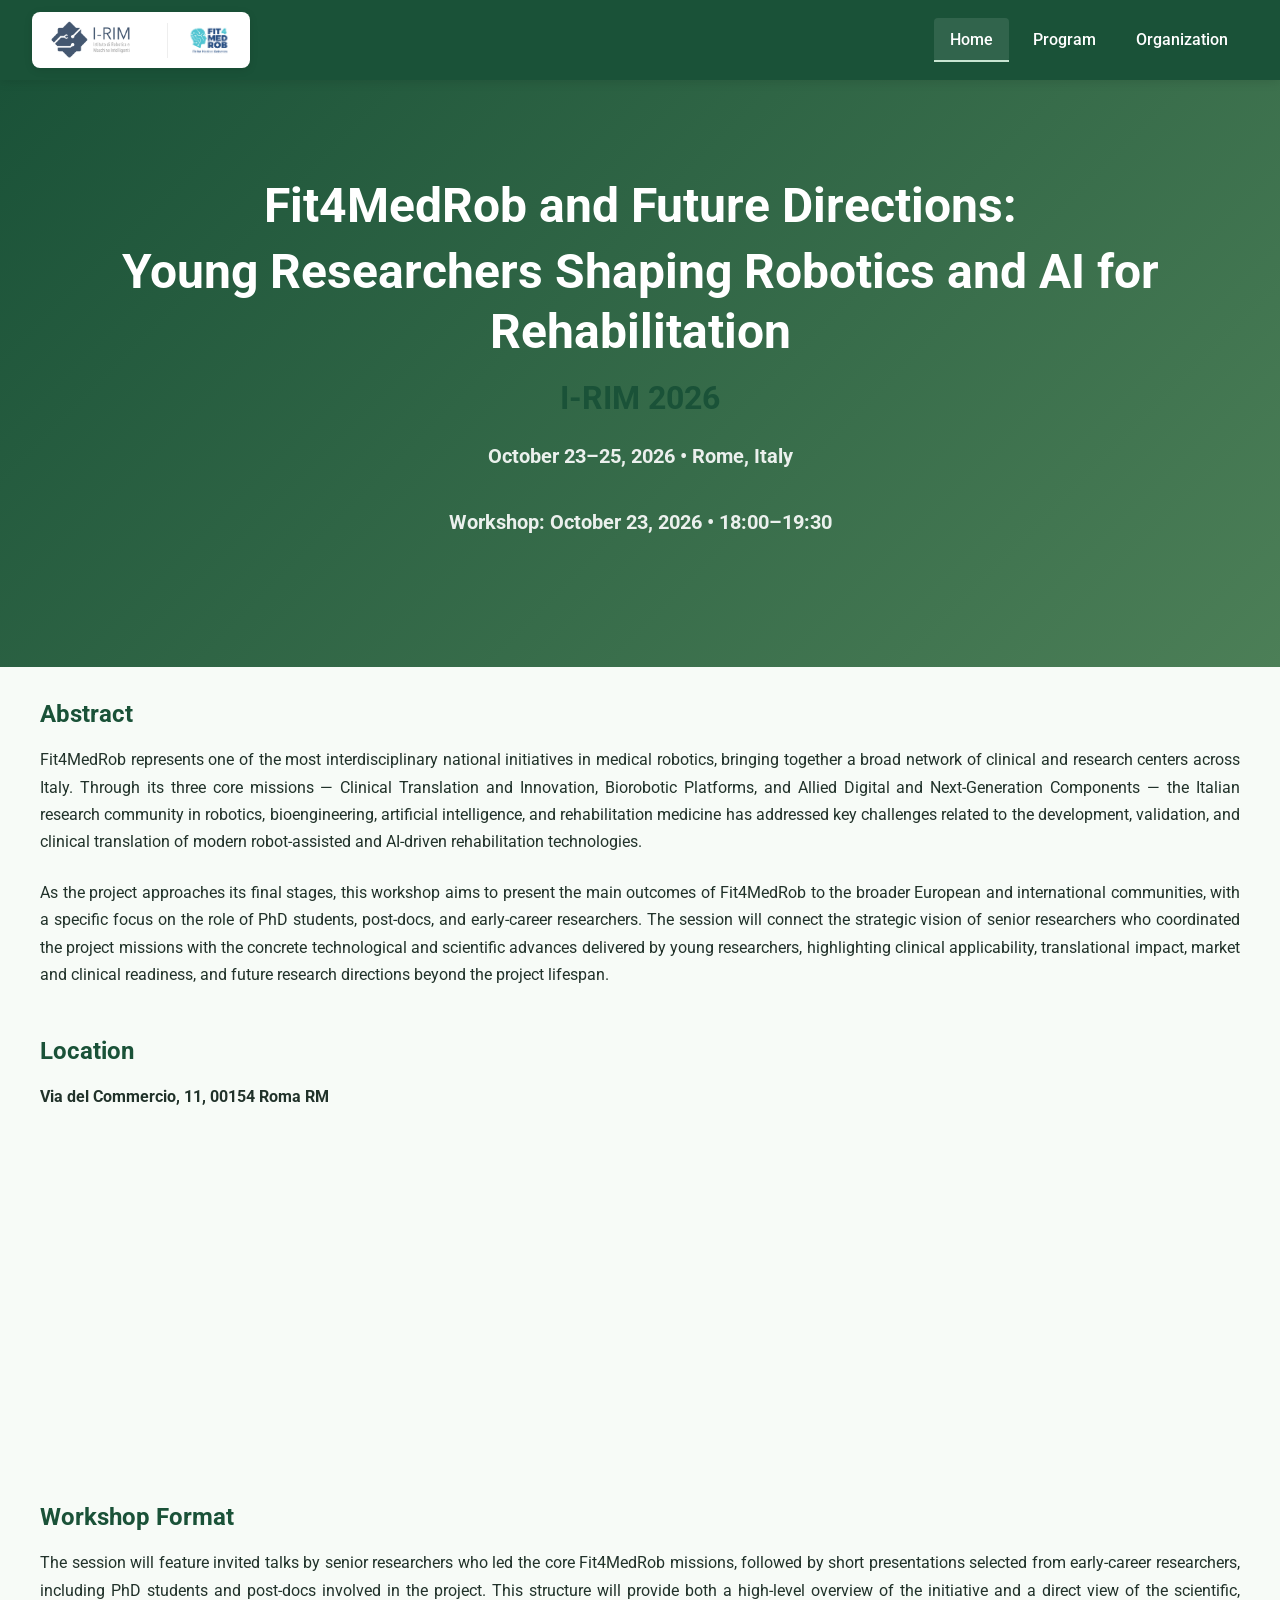
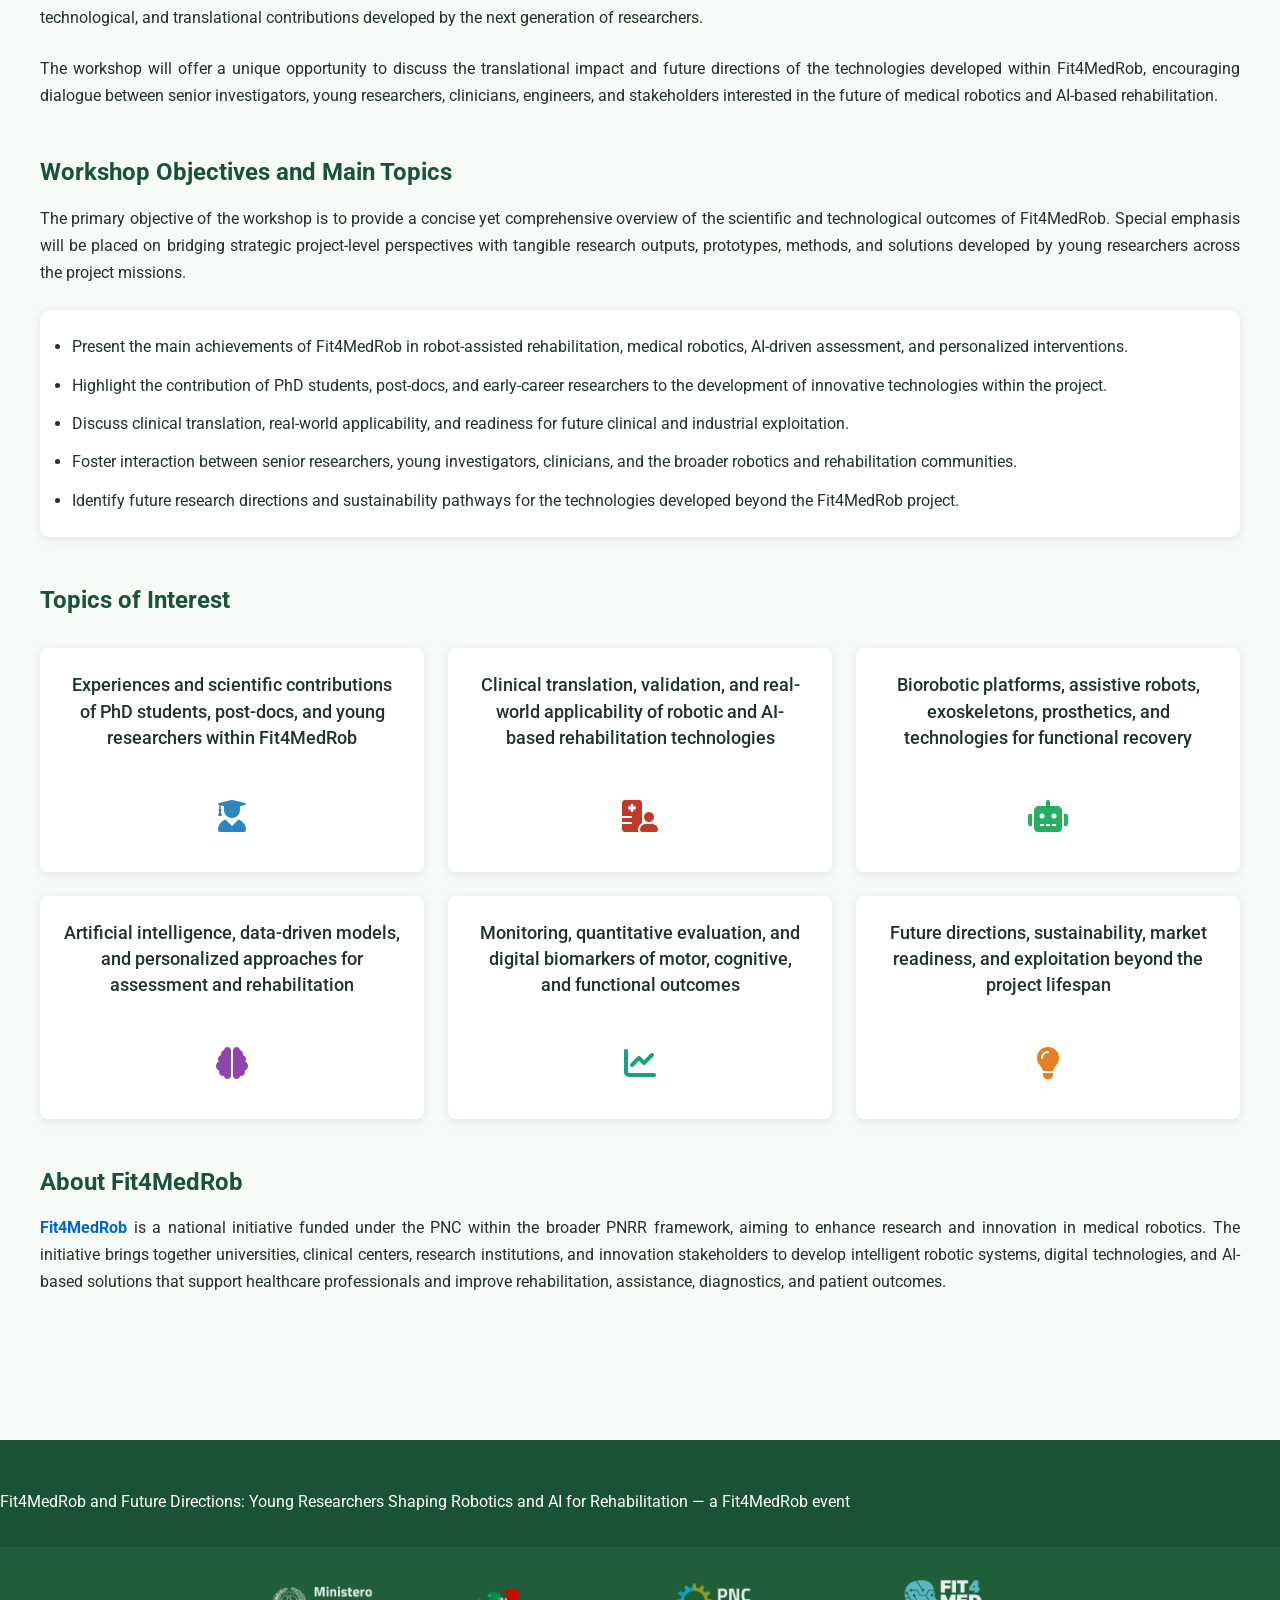
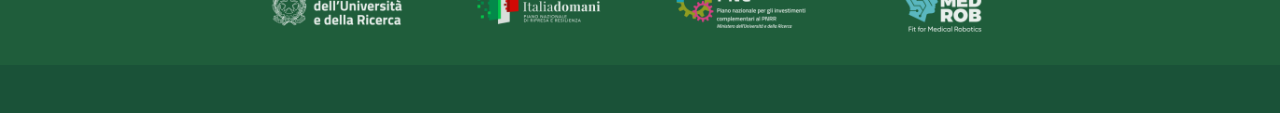
<file: index.html>
<!DOCTYPE html>
<html lang="en">
<head>
  <meta charset="UTF-8">
  <meta name="viewport" content="width=device-width, initial-scale=1.0">
  <title>Fit4MedRob 2026 - Young Researchers Shaping Robotics and AI for Rehabilitation</title>
  <meta name="description" content="Fit4MedRob 2026 brings together young researchers shaping robotics and AI for rehabilitation and future directions in medical robotics.">

  <link rel="icon" type="image/png" href="assets/workshop_logo.png">
  <link rel="stylesheet" href="https://cdnjs.cloudflare.com/ajax/libs/font-awesome/6.0.0/css/all.min.css">
  <link href="https://fonts.googleapis.com/css2?family=Roboto:wght@300;400;500;700&display=swap" rel="stylesheet">
  <link rel="stylesheet" href="style.css">

  <style>
    /* Hero Section */
    .hero {
      position: relative;
      overflow: hidden;
    }

    .hero::before {
      content: '';
      position: absolute;
      top: 0;
      left: 0;
      right: 0;
      bottom: 0;
      opacity: 0.03;
      z-index: 0;
      pointer-events: none;
    }

    .hero-content {
      position: relative;
      z-index: 1;
    }

    .main-title {
      max-width: 1100px;
      margin-left: auto;
      margin-right: auto;
      line-height: 1.25;
    }

    .main-title .title-first-line {
      display: block;
    }

    .main-title .title-second-line {
      display: block;
      margin-top: 0.35rem;
    }

    /* General Sections */
    .abstract-section,
    .format-section,
    .objectives-section,
    .topics-section,
    .fit4medrob-section,
    .location-section {
      margin-bottom: 3rem;
    }

    .location-map {
      display: block;
      width: 100%;
      max-width: 900px;
      height: 320px;
      margin: 0 auto;
      border: 0;
    }

    .abstract-section p,
    .format-section p,
    .objectives-section p,
    .fit4medrob-section p {
      line-height: 1.7;
      text-align: justify;
    }

    /* About Section */
    .about-section {
      background-color: var(--light-bg);
      padding: 4rem 0;
    }

    /* Important Dates */
    .dates-section {
      background: white;
      border-radius: 10px;
      padding: 2rem;
      box-shadow: var(--box-shadow);
      margin: 2rem 0;
    }

    .date-item {
      display: flex;
      justify-content: space-between;
      padding: 1rem 0;
      border-bottom: 1px solid rgba(0, 0, 0, 0.05);
    }

    .date-item:last-child {
      border-bottom: none;
    }

    .date-label {
      font-weight: 600;
      color: var(--primary-blue);
    }

    /* Objective List */
    .objectives-list {
      background: white;
      border-radius: 10px;
      padding: 1.5rem 2rem;
      box-shadow: var(--box-shadow);
      margin-top: 1.5rem;
    }

    .objectives-list li {
      margin-bottom: 0.8rem;
      line-height: 1.6;
    }

    .objectives-list li:last-child {
      margin-bottom: 0;
    }

    /* Topics */
    .topics-grid {
      display: grid;
      grid-template-columns: repeat(auto-fill, minmax(300px, 1fr));
      gap: 1.5rem;
      margin-top: 2rem;
      padding-left: 0;
      list-style: none;
    }

    .topic-card {
      background: white;
      border-radius: 8px;
      padding: 1.5rem;
      box-shadow: var(--box-shadow);
      transition: var(--transition);
    }

    .topic-card:hover {
      transform: translateY(-5px);
      box-shadow: 0 10px 20px rgba(0, 0, 0, 0.1);
    }

    .topic-card i {
      font-size: 2rem;
      color: var(--accent-color);
      margin-bottom: 1rem;
      display: inline-block;
    }

    .topic-card span {
      display: block;
      font-weight: 500;
      color: var(--text);
      line-height: 1.5;
    }

    /* Responsive Adjustments */
    @media (max-width: 768px) {
      .topics-grid {
        grid-template-columns: 1fr;
      }

      .date-item {
        flex-direction: column;
        gap: 0.5rem;
      }

      .date-label {
        margin-bottom: 0.25rem;
      }

      .main-title {
        font-size: 2rem;
        padding: 0 1rem;
      }

      .location-map {
        height: 260px;
      }

      .abstract-section p,
      .format-section p,
      .objectives-section p,
      .fit4medrob-section p {
        text-align: left;
      }
    }
  </style>
</head>

<body>
  <header>
    <div class="logo-container">
      <img src="assets/irim-logo.png" alt="IRIM 2026 Logo" class="logo" />
      <img src="assets/fit4medrob.png" alt="Fit4MedRob" class="fit4med-logo" />
    </div>

    <button class="menu-toggle" aria-label="Menu">☰</button>

    <nav id="main-nav">
      <a href="index.html" class="active">Home</a>
      <a href="program.html">Program</a>
      <a href="organization.html">Organization</a>
    </nav>
  </header>

  <div class="hero">
    <div class="hero-content">
      <h1 class="main-title">
        <span class="title-first-line">Fit4MedRob and Future Directions:</span>
        <span class="title-second-line">Young Researchers Shaping Robotics and AI for Rehabilitation</span>
      </h1>
      <h2 class="sub-title">I-RIM 2026</h2>
      <p style="text-align:center;"><strong>October 23–25, 2026 • Rome, Italy</strong></p>
      <p style="text-align:center;"><strong>Workshop: October 23, 2026 • 18:00–19:30</strong></p>
    </div>
  </div>

  <main>

    <section class="abstract-section">
      <h3>Abstract</h3>
      <p>
        Fit4MedRob represents one of the most interdisciplinary national initiatives in medical robotics,
        bringing together a broad network of clinical and research centers across Italy. Through its three
        core missions — Clinical Translation and Innovation, Biorobotic Platforms, and Allied Digital and
        Next-Generation Components — the Italian research community in robotics, bioengineering, artificial
        intelligence, and rehabilitation medicine has addressed key challenges related to the development,
        validation, and clinical translation of modern robot-assisted and AI-driven rehabilitation technologies.
      </p>
      <p>
        As the project approaches its final stages, this workshop aims to present the main outcomes of
        Fit4MedRob to the broader European and international communities, with a specific focus on the role
        of PhD students, post-docs, and early-career researchers. The session will connect the strategic vision
        of senior researchers who coordinated the project missions with the concrete technological and
        scientific advances delivered by young researchers, highlighting clinical applicability, translational
        impact, market and clinical readiness, and future research directions beyond the project lifespan.
      </p>
    </section>

    <section class="location-section">
      <h3>Location</h3>
      <p><strong>Via del Commercio, 11, 00154 Roma RM</strong></p>
      <iframe
        class="location-map"
        src="https://www.google.com/maps/embed?pb=!1m18!1m12!1m3!1d150.39053291617893!2d12.477111271518291!3d41.87109356362075!2m3!1f250.9363850038645!2f44.984272893642604!3f0!3m2!1i1024!2i768!4f35!3m3!1m2!1s0x132f6029cd2cc79d%3A0x8647a1a0b3ca846d!2sVia%20del%20Commercio%2C%2011%2C%2000154%20Roma%20RM!5e1!3m2!1sit!2sit!4v1790684696551!5m2!1sit!2sit"
        title="Google Maps: Via del Commercio 11, Rome"
        allowfullscreen
        loading="lazy"
        referrerpolicy="strict-origin-when-cross-origin"></iframe>
    </section>

    <section class="format-section">
      <h3>Workshop Format</h3>
      <p>
        The session will feature invited talks by senior researchers who led the core Fit4MedRob missions,
        followed by short presentations selected from early-career researchers, including PhD students and
        post-docs involved in the project. This structure will provide both a high-level overview of the
        initiative and a direct view of the scientific, technological, and translational contributions developed
        by the next generation of researchers.
      </p>
      <p>
        The workshop will offer a unique opportunity to discuss the translational impact and future directions
        of the technologies developed within Fit4MedRob, encouraging dialogue between senior investigators,
        young researchers, clinicians, engineers, and stakeholders interested in the future of medical robotics
        and AI-based rehabilitation.
      </p>
    </section>

    <section class="objectives-section">
      <h3>Workshop Objectives and Main Topics</h3>
      <p>
        The primary objective of the workshop is to provide a concise yet comprehensive overview of the
        scientific and technological outcomes of Fit4MedRob. Special emphasis will be placed on bridging
        strategic project-level perspectives with tangible research outputs, prototypes, methods, and
        solutions developed by young researchers across the project missions.
      </p>

      <ul class="objectives-list">
        <li>
          Present the main achievements of Fit4MedRob in robot-assisted rehabilitation, medical robotics,
          AI-driven assessment, and personalized interventions.
        </li>
        <li>
          Highlight the contribution of PhD students, post-docs, and early-career researchers to the
          development of innovative technologies within the project.
        </li>
        <li>
          Discuss clinical translation, real-world applicability, and readiness for future clinical and
          industrial exploitation.
        </li>
        <li>
          Foster interaction between senior researchers, young investigators, clinicians, and the broader
          robotics and rehabilitation communities.
        </li>
        <li>
          Identify future research directions and sustainability pathways for the technologies developed
          beyond the Fit4MedRob project.
        </li>
      </ul>
    </section>

    <section class="topics-section">
      <h3>Topics of Interest</h3>

      <ul class="topics-grid">
        <li class="topic-card">
          <i class="fas fa-user-graduate" style="color: #2e86c1;"></i>
          <span>Experiences and scientific contributions of PhD students, post-docs, and young researchers within Fit4MedRob</span>
        </li>

        <li class="topic-card">
          <i class="fas fa-hospital-user" style="color: #c0392b;"></i>
          <span>Clinical translation, validation, and real-world applicability of robotic and AI-based rehabilitation technologies</span>
        </li>

        <li class="topic-card">
          <i class="fas fa-robot" style="color: #27ae60;"></i>
          <span>Biorobotic platforms, assistive robots, exoskeletons, prosthetics, and technologies for functional recovery</span>
        </li>

        <li class="topic-card">
          <i class="fas fa-brain" style="color: #8e44ad;"></i>
          <span>Artificial intelligence, data-driven models, and personalized approaches for assessment and rehabilitation</span>
        </li>

        <li class="topic-card">
          <i class="fas fa-chart-line" style="color: #16a085;"></i>
          <span>Monitoring, quantitative evaluation, and digital biomarkers of motor, cognitive, and functional outcomes</span>
        </li>

        <li class="topic-card">
          <i class="fas fa-lightbulb" style="color: #e67e22;"></i>
          <span>Future directions, sustainability, market readiness, and exploitation beyond the project lifespan</span>
        </li>
      </ul>
    </section>

    <section class="fit4medrob-section">
      <h3>About Fit4MedRob</h3>
      <p>
        <strong><a href="https://www.fit4medrob.it/" target="_blank" style="color: #0066cc; text-decoration: none;">Fit4MedRob</a></strong>
        is a national initiative funded under the PNC within the broader PNRR framework, aiming to enhance
        research and innovation in medical robotics. The initiative brings together universities, clinical
        centers, research institutions, and innovation stakeholders to develop intelligent robotic systems,
        digital technologies, and AI-based solutions that support healthcare professionals and improve
        rehabilitation, assistance, diagnostics, and patient outcomes.
      </p>
    </section>

  </main>

  <footer>
    Fit4MedRob and Future Directions: Young Researchers Shaping Robotics and AI for Rehabilitation &mdash;
    a <a href="https://www.fit4medrob.it/" target="_blank" style="color: #ffffff; text-decoration: none;">Fit4MedRob</a> event

    <div class="footer-greenbar">
      <img src="assets/csm_logo_MinisterUR_footer_uniformato_79ee9aff05.png" alt="Ministero Università e Ricerca" title="Ministero Università e Ricerca" />
      <img src="assets/csm_logo_ItaliaDomani_footer_uniformato_e3479bff07.png" alt="Italia Domani" title="Italia Domani" />
      <img src="assets/csm_logo_PNC_footer_uniformato_37dd4f6b7d.png" alt="PNC" title="PNC" />
      <img src="assets/csm_logo_FIT4MEDROB_footer_uniformato_258215c4be.png" alt="Fit4MedRob" title="Fit4MedRob" />
    </div>
  </footer>

  <script src="https://cdn.jsdelivr.net/npm/bootstrap@5.3.0/dist/js/bootstrap.bundle.min.js"></script>
  <script src="js/menu.js"></script>

  <script>
    // Smooth scrolling for anchor links
    document.querySelectorAll('a[href^="#"]').forEach(anchor => {
      anchor.addEventListener('click', function(e) {
        const targetId = this.getAttribute('href');
        if (targetId === '#') return;

        const targetElement = document.querySelector(targetId);
        if (targetElement) {
          e.preventDefault();
          window.scrollTo({
            top: targetElement.offsetTop - 100,
            behavior: 'smooth'
          });
        }
      });
    });
  </script>
</body>
</html>
</file>
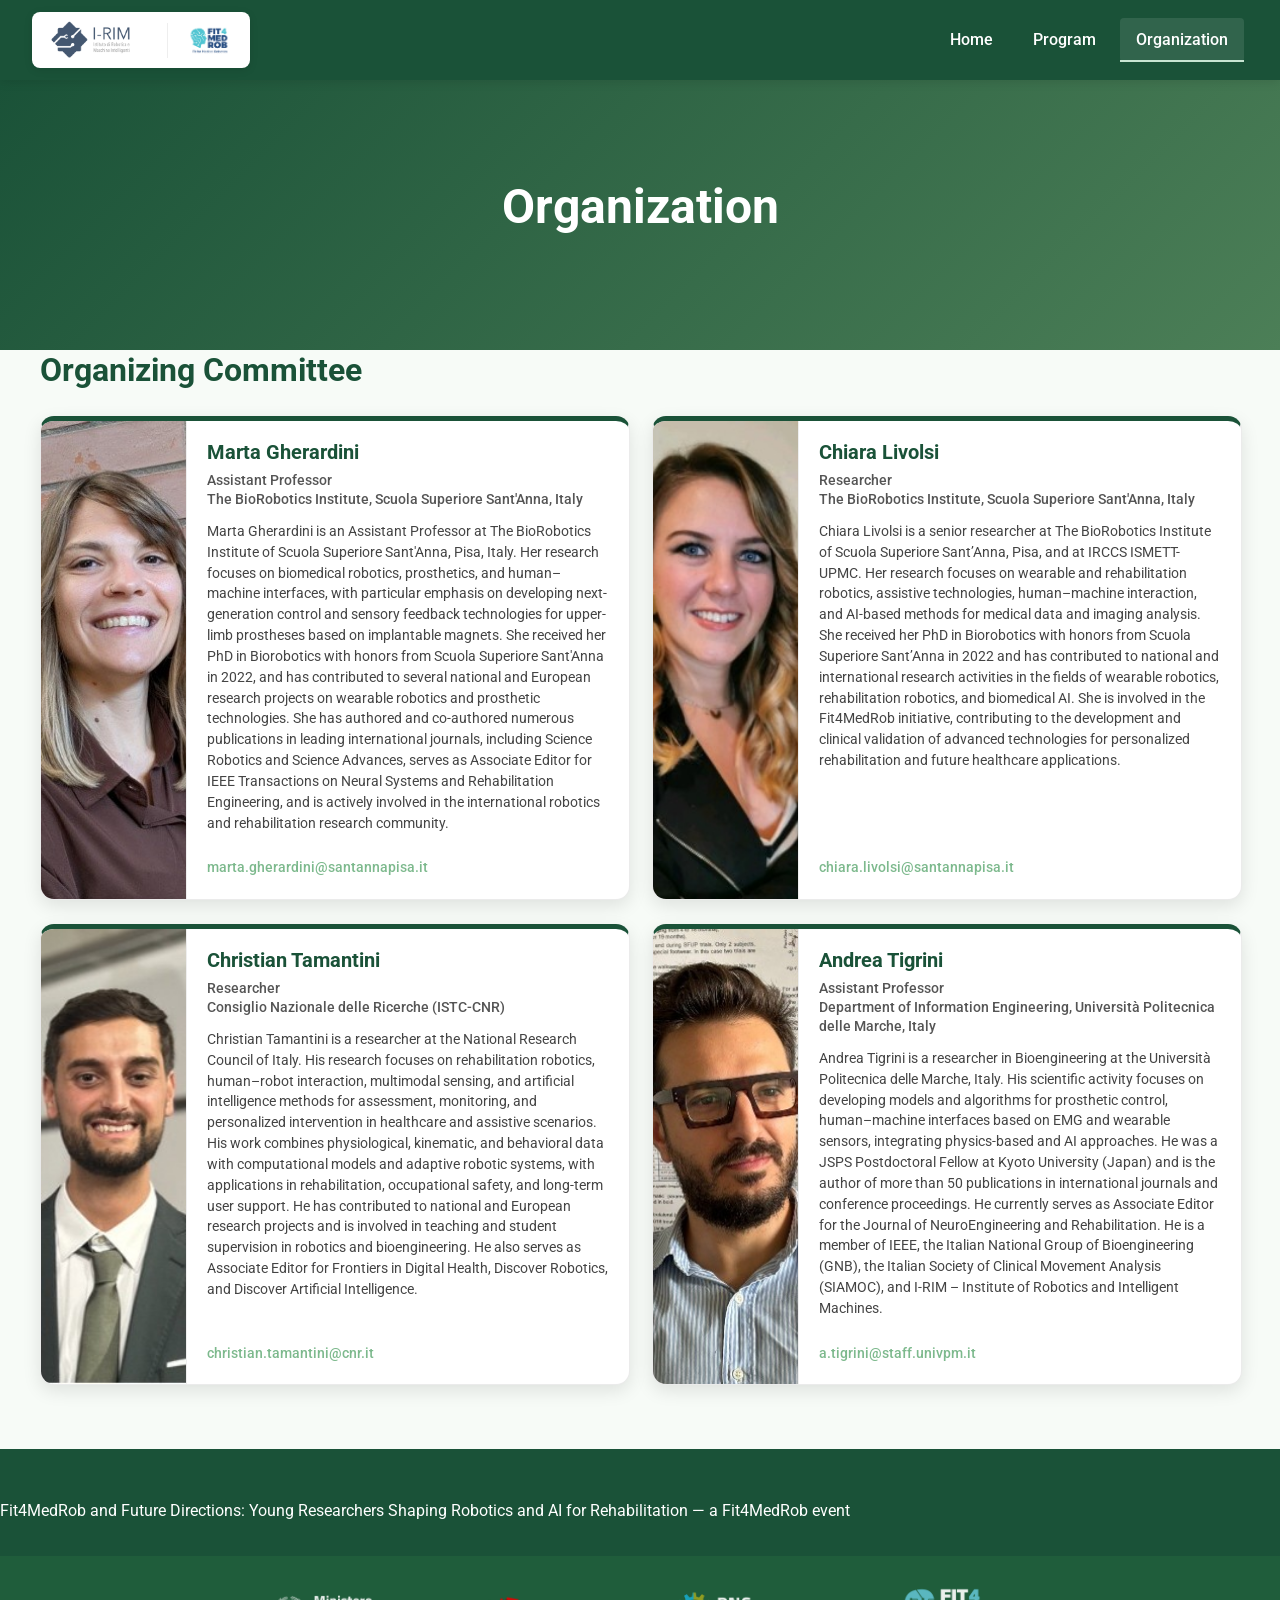
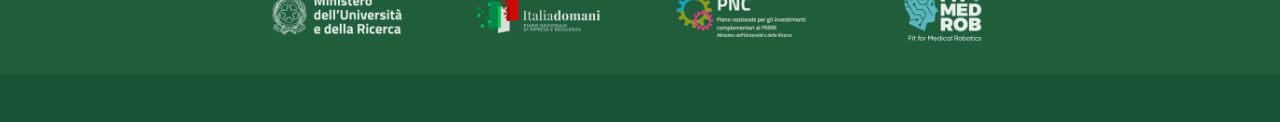
<file: organization.html>
<!DOCTYPE html>
<html lang="en">
<head>
  <meta charset="UTF-8">
  <meta name="viewport" content="width=device-width, initial-scale=1.0">
  <title>Organization - IRIM 2026</title>

  <link rel="icon" type="image/png" href="assets/workshop_logo.png">
  <link rel="stylesheet" href="https://cdnjs.cloudflare.com/ajax/libs/font-awesome/6.0.0/css/all.min.css">
  <link href="https://fonts.googleapis.com/css2?family=Roboto:wght@300;400;500;700&display=swap" rel="stylesheet">
  <link rel="stylesheet" href="style.css">

  <style>
    /* Page header */
    .page-header {
      background: linear-gradient(135deg, var(--primary-blue), var(--secondary-blue));
      color: white;
      padding: 5rem 0;
      text-align: center;
      margin-bottom: 3rem;
    }

    .page-header h1 {
      color: white;
      margin-bottom: 1rem;
      font-size: 2.5rem;
    }

    .page-header p {
      font-size: 1.2rem;
      max-width: 800px;
      margin: 0 auto;
      opacity: 0.9;
    }

    /* Intro text */
    .organization-intro {
      max-width: 1200px;
      margin-bottom: 1.5rem;
    }

    .organization-intro h2 {
      color: var(--primary-blue);
      margin-bottom: 1rem;
    }

    .organization-intro p {
      color: #444;
      font-size: 1rem;
      line-height: 1.7;
      margin-bottom: 0;
    }

    /* Organizers section */
    .organizers-list {
      display: grid;
      grid-template-columns: repeat(2, minmax(0, 1fr));
      align-items: stretch;
      gap: 1.5rem;
      width: 100%;
      max-width: 1200px;
      margin: 1.5rem auto 4rem auto;
    }

    .organizer-card {
      width: 100%;
      max-width: none;
      background: white;
      border: 1px solid rgba(0, 0, 0, 0.08);
      border-top: 5px solid var(--primary-blue);
      border-radius: 14px;
      overflow: hidden;
      box-shadow: 0 6px 18px rgba(0, 0, 0, 0.10);
      display: flex;
      align-items: stretch;
      transition: transform 0.2s ease, box-shadow 0.2s ease;
    }

    .organizer-card:hover {
      transform: translateY(-4px);
      box-shadow: 0 10px 26px rgba(0, 0, 0, 0.16);
    }

    .organizer-photo {
      width: 145px;
      min-width: 145px;
      height: auto;
      object-fit: cover;
      object-position: center top;
      border-right: 1px solid #eee;
    }

    .no-photo {
      background: linear-gradient(135deg, var(--primary-blue), var(--secondary-blue));
      color: white;
      display: flex;
      align-items: center;
      justify-content: center;
      font-size: 2rem;
      font-weight: 600;
      letter-spacing: 0.05em;
    }

    .organizer-info {
      padding: 1.15rem 1.25rem;
      display: flex;
      flex-direction: column;
    }

    .organizer-info h3 {
      color: var(--primary-blue);
      margin: 0 0 0.35rem 0;
      font-size: 1.25rem;
    }

    .organizer-info .affiliation {
      color: #555;
      font-size: 0.88rem;
      margin: 0 0 0.75rem 0;
      line-height: 1.35;
      font-weight: 500;
    }

    .organizer-info .bio {
      color: #444;
      font-size: 0.88rem;
      line-height: 1.48;
      margin: 0 0 0.85rem 0;
    }

    .organizer-info p:last-child {
      margin-top: auto;
      margin-bottom: 0;
      padding-top: 0.4rem;
    }

    .organizer-info a {
      color: var(--accent-color);
      text-decoration: none;
      font-size: 0.86rem;
      font-weight: 500;
      word-break: break-all;
    }

    .organizer-info a:hover {
      text-decoration: underline;
    }

    /* Tablet */
    @media (max-width: 1024px) {
      .organizers-list {
        grid-template-columns: 1fr;
        max-width: 850px;
      }
    }

    /* Mobile */
    @media (max-width: 768px) {
      .page-header {
        padding: 3rem 1rem;
      }

      .page-header h1 {
        font-size: 1.8rem;
      }

      .organization-intro {
        padding: 0 1rem;
      }

      .organizers-list {
        grid-template-columns: 1fr;
        padding: 0 1rem;
      }

      .organizer-card {
        flex-direction: column;
      }

      .organizer-photo {
        width: 100%;
        height: 260px;
        object-fit: cover;
        object-position: center 22%;
      }

      .no-photo {
        height: 180px;
      }

      .organizer-info {
        padding: 1.25rem;
      }

      .organizer-info h3 {
        font-size: 1.2rem;
      }

      .organizer-info .bio {
        font-size: 0.9rem;
      }
    }
  </style>
</head>
<body>
  <header>
    <div class="logo-container">
      <img src="assets/irim-logo.png" alt="IRIM 2026 Logo" class="logo" />
      <img src="assets/fit4medrob.png" alt="Fit4MedRob" class="fit4med-logo" />
    </div>

    <button class="menu-toggle" aria-label="Menu" aria-expanded="false">☰</button>

    <nav id="main-nav">
      <a href="index.html">Home</a>
      <a href="program.html">Program</a>
      <a href="organization.html" class="active">Organization</a>
    </nav>
  </header>

  <div class="hero">
    <div class="hero-content">
      <h1 class="main-title">Organization</h1>
    </div>
  </div>

  <main class="container">

    <section class="organization-intro">
      <h2>Organizing Committee</h2>
    </section>

    <section class="organizers-list">

      <div class="organizer-card">
        <img src="organizers/gherardini.jpg" alt="Dr. Marta Gherardini" class="organizer-photo">
        <div class="organizer-info">
          <h3>Marta Gherardini</h3>
          <p class="affiliation">
            Assistant Professor<br>
            The BioRobotics Institute, Scuola Superiore Sant'Anna, Italy
          </p>
          <p class="bio">
            Marta Gherardini is an Assistant Professor at The BioRobotics Institute of Scuola Superiore Sant'Anna, Pisa, Italy. Her research focuses on biomedical robotics, prosthetics, and human–machine interfaces, with particular emphasis on developing next-generation control and sensory feedback technologies for upper-limb prostheses based on implantable magnets. She received her PhD in Biorobotics with honors from Scuola Superiore Sant'Anna in 2022, and has contributed to several national and European research projects on wearable robotics and prosthetic technologies. She has authored and co-authored numerous publications in leading international journals, including Science Robotics and Science Advances, serves as Associate Editor for IEEE Transactions on Neural Systems and Rehabilitation Engineering, and is actively involved in the international robotics and rehabilitation research community.  
          </p>
          <p>
            <a href="mailto:marta.gherardini@santannapisa.it">marta.gherardini@santannapisa.it </a>
          </p>
        </div>
      </div>

      <div class="organizer-card">
        <img src="organizers/livolsi.jpg" alt="Dr. Chiara Livolsi" class="organizer-photo">
        <div class="organizer-info">
          <h3>Chiara Livolsi</h3>
          <p class="affiliation">
            Researcher<br>
            The BioRobotics Institute, Scuola Superiore Sant'Anna, Italy
          </p>
          <p class="bio">
            Chiara Livolsi is a senior researcher at The BioRobotics Institute of Scuola Superiore Sant’Anna, Pisa, and at IRCCS ISMETT-UPMC. Her research focuses on wearable and rehabilitation robotics, assistive technologies, human–machine interaction, and AI-based methods for medical data and imaging analysis. She received her PhD in Biorobotics with honors from Scuola Superiore Sant’Anna in 2022 and has contributed to national and international research activities in the fields of wearable robotics, rehabilitation robotics, and biomedical AI. She is involved in the Fit4MedRob initiative, contributing to the development and clinical validation of advanced technologies for personalized rehabilitation and future healthcare applications.
          </p>
          <p>
            <a href="mailto:chiara.livolsi@santannapisa.it">chiara.livolsi@santannapisa.it</a>
          </p>
        </div>
      </div>

      <div class="organizer-card">
        <img src="organizers/christiantamantini.jpg" alt="Dr. Christian Tamantini" class="organizer-photo">
        <div class="organizer-info">
          <h3>Christian Tamantini</h3>
          <p class="affiliation">
            Researcher<br>
            Consiglio Nazionale delle Ricerche (ISTC-CNR)
          </p>
          <p class="bio">
            Christian Tamantini is a researcher at the National Research Council of Italy. His research focuses on rehabilitation robotics, human–robot interaction, multimodal sensing, and artificial intelligence methods for assessment, monitoring, and personalized intervention in healthcare and assistive scenarios. His work combines physiological, kinematic, and behavioral data with computational models and adaptive robotic systems, with applications in rehabilitation, occupational safety, and long-term user support. He has contributed to national and European research projects and is involved in teaching and student supervision in robotics and bioengineering. He also serves as Associate Editor for Frontiers in Digital Health, Discover Robotics, and Discover Artificial Intelligence.          </p>
          <p>
            <a href="mailto:christian.tamantini@cnr.it">christian.tamantini@cnr.it</a>
          </p>
        </div>
      </div>

      <div class="organizer-card">
        <img src="organizers/tigrini.jpg" alt="Dr. Andrea Tigrini" class="organizer-photo">
        <div class="organizer-info">
          <h3>Andrea Tigrini</h3>
          <p class="affiliation">
            Assistant Professor<br>
            Department of Information Engineering, Università Politecnica delle Marche, Italy
          </p>
          <p class="bio">
            Andrea Tigrini is a researcher in Bioengineering at the Università Politecnica delle Marche, Italy. His scientific activity focuses on developing models and algorithms for prosthetic control, human–machine interfaces based on EMG and wearable sensors, integrating physics-based and AI approaches. He was a JSPS Postdoctoral Fellow at Kyoto University (Japan) and is the author of more than 50 publications in international journals and conference proceedings. He currently serves as Associate Editor for the Journal of NeuroEngineering and Rehabilitation. He is a member of IEEE, the Italian National Group of Bioengineering (GNB), the Italian Society of Clinical Movement Analysis (SIAMOC), and I-RIM – Institute of Robotics and Intelligent Machines.
          </p>
          <p>
            <a href="mailto:a.tigrini@staff.univpm.it">a.tigrini@staff.univpm.it</a>
          </p>
        </div>
      </div>

    </section>

  </main>

  <footer>
    Fit4MedRob and Future Directions: Young Researchers Shaping Robotics and AI for Rehabilitation &mdash;
    a <a href="https://www.fit4medrob.it/" target="_blank" style="color: #ffffff; text-decoration: none;">Fit4MedRob</a> event

    <div class="footer-greenbar">
      <img src="assets/csm_logo_MinisterUR_footer_uniformato_79ee9aff05.png" alt="Ministero Università e Ricerca" title="Ministero Università e Ricerca" />
      <img src="assets/csm_logo_ItaliaDomani_footer_uniformato_e3479bff07.png" alt="Italia Domani" title="Italia Domani" />
      <img src="assets/csm_logo_PNC_footer_uniformato_37dd4f6b7d.png" alt="PNC" title="PNC" />
      <img src="assets/csm_logo_FIT4MEDROB_footer_uniformato_258215c4be.png" alt="Fit4MedRob" title="Fit4MedRob" />
    </div>
  </footer>

  <script src="https://cdn.jsdelivr.net/npm/bootstrap@5.3.0/dist/js/bootstrap.bundle.min.js"></script>

  <script>
    document.addEventListener('DOMContentLoaded', function() {
      const menuToggle = document.querySelector('.menu-toggle');
      const mainNav = document.getElementById('main-nav');
      const body = document.body;

      function toggleMenu() {
        const isExpanded = menuToggle.getAttribute('aria-expanded') === 'true';
        menuToggle.setAttribute('aria-expanded', !isExpanded);
        mainNav.classList.toggle('active');
        body.classList.toggle('menu-open');
        menuToggle.textContent = isExpanded ? '☰' : '✕';
      }

      if (menuToggle && mainNav) {
        menuToggle.addEventListener('click', toggleMenu);

        const navLinks = mainNav.querySelectorAll('a');
        navLinks.forEach(link => {
          link.addEventListener('click', () => {
            if (window.innerWidth <= 768 && mainNav.classList.contains('active')) {
              toggleMenu();
            }
          });
        });
      }

      let resizeTimer;
      window.addEventListener('resize', () => {
        clearTimeout(resizeTimer);
        resizeTimer = setTimeout(() => {
          if (window.innerWidth > 768 && menuToggle && mainNav) {
            mainNav.classList.remove('active');
            menuToggle.setAttribute('aria-expanded', 'false');
            body.classList.remove('menu-open');
            menuToggle.textContent = '☰';
          }
        }, 250);
      });
    });

    document.querySelectorAll('a[href^="#"]').forEach(anchor => {
      anchor.addEventListener('click', function(e) {
        const targetId = this.getAttribute('href');
        if (targetId === '#') return;

        const targetElement = document.querySelector(targetId);
        if (targetElement) {
          e.preventDefault();
          window.scrollTo({
            top: targetElement.offsetTop - 100,
            behavior: 'smooth'
          });
        }
      });
    });
  </script>
</body>
</html>
</file>
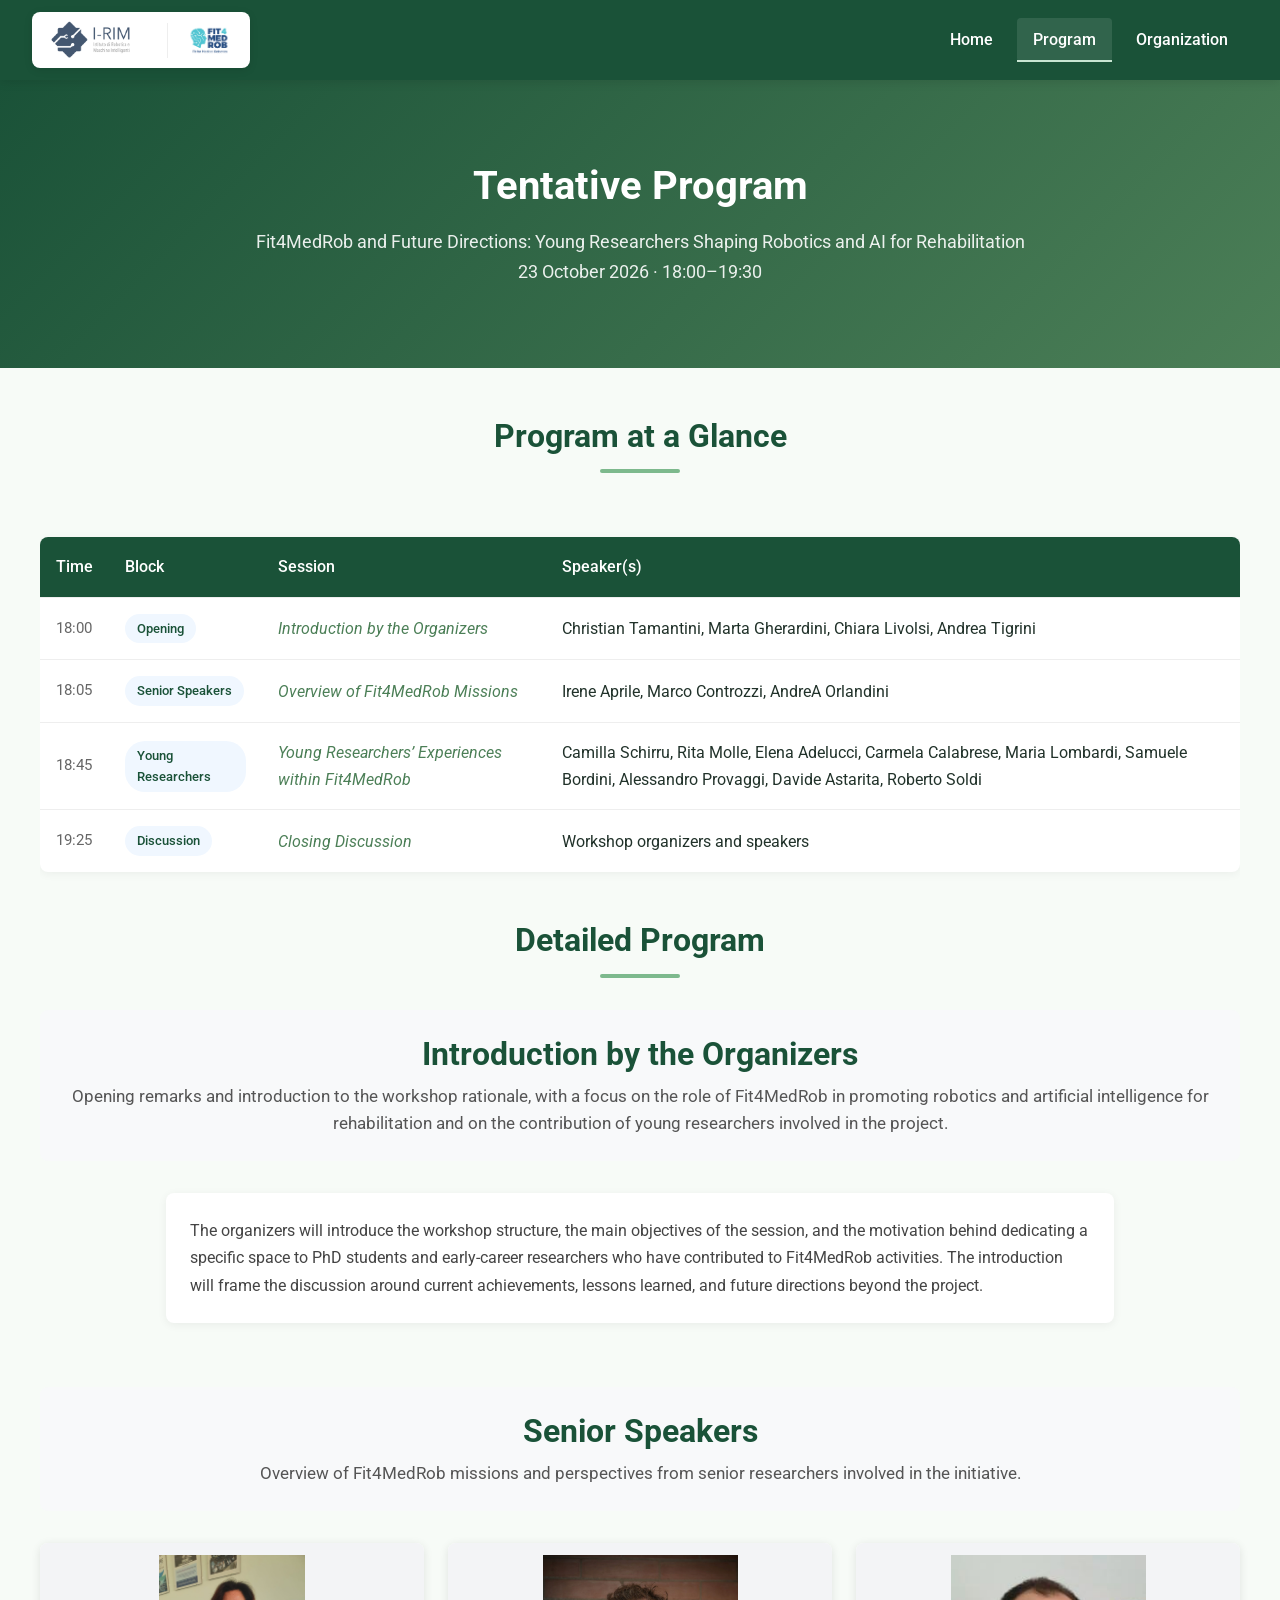
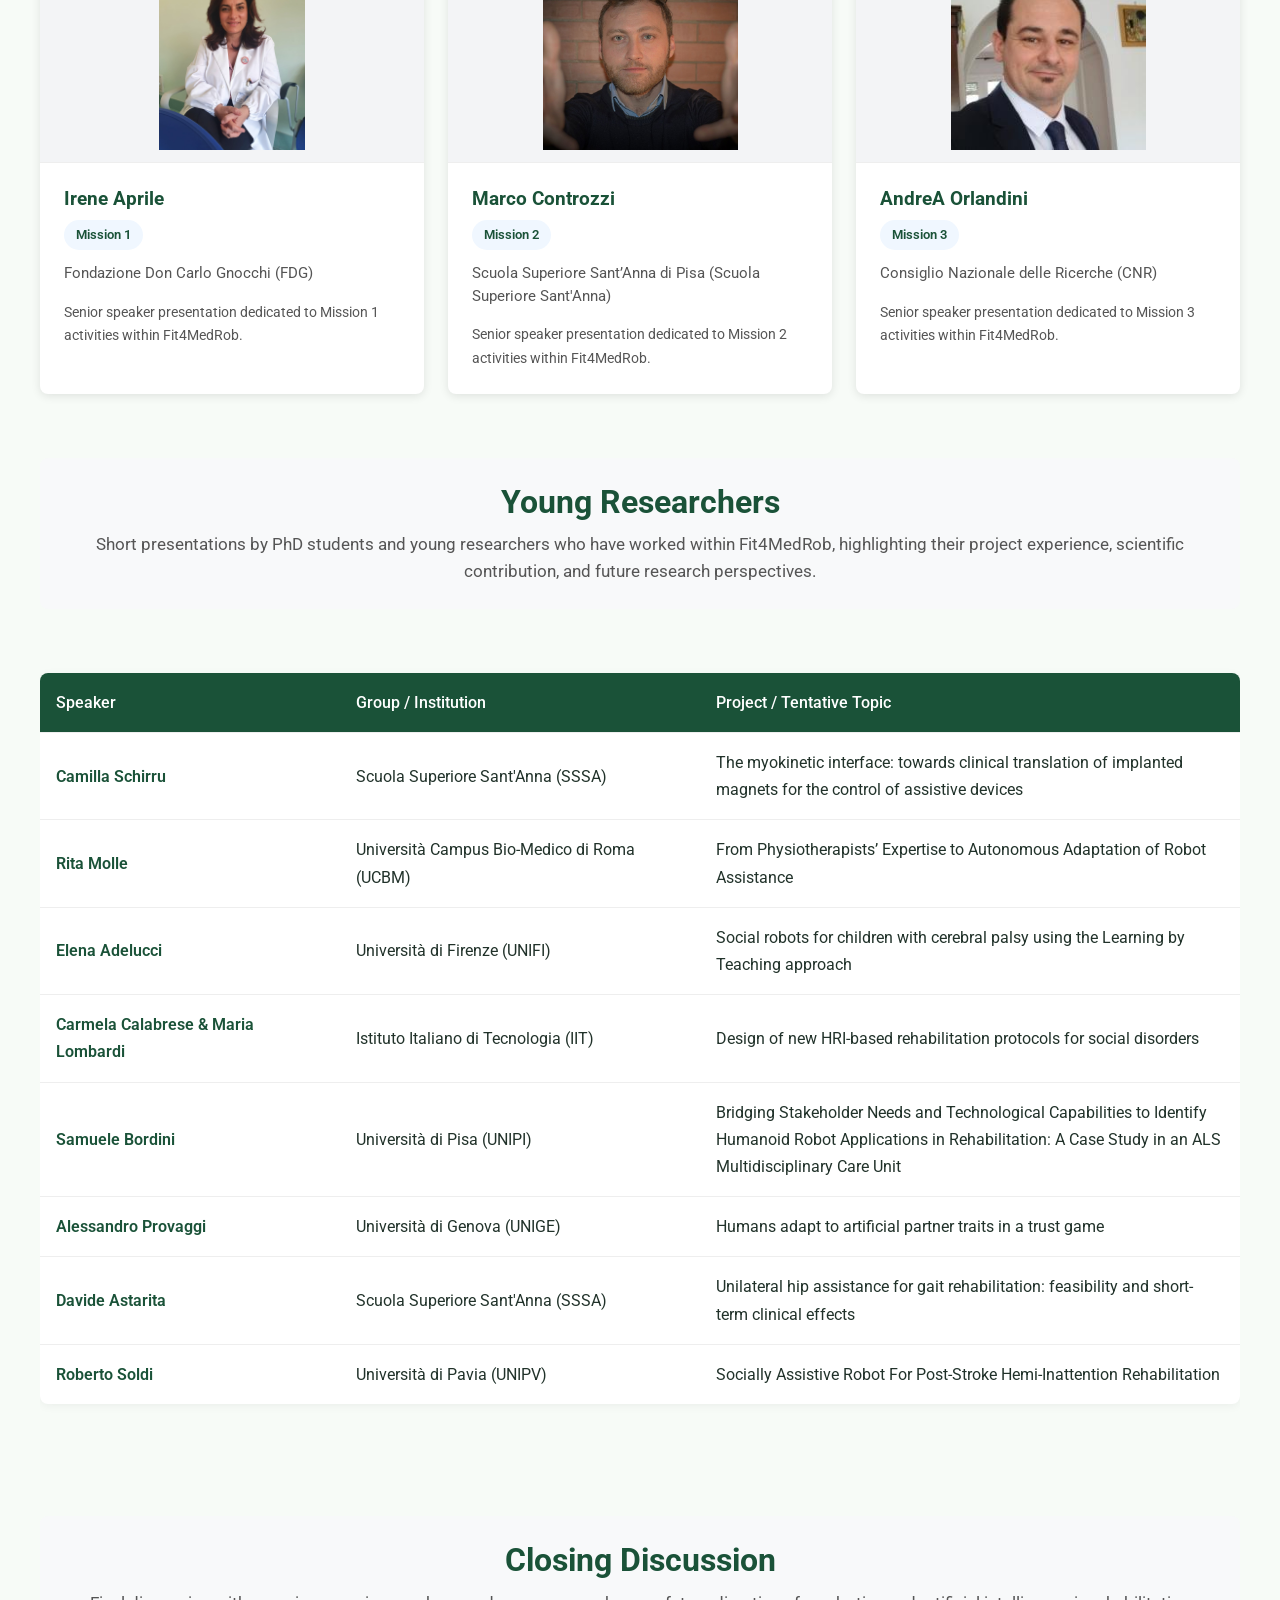
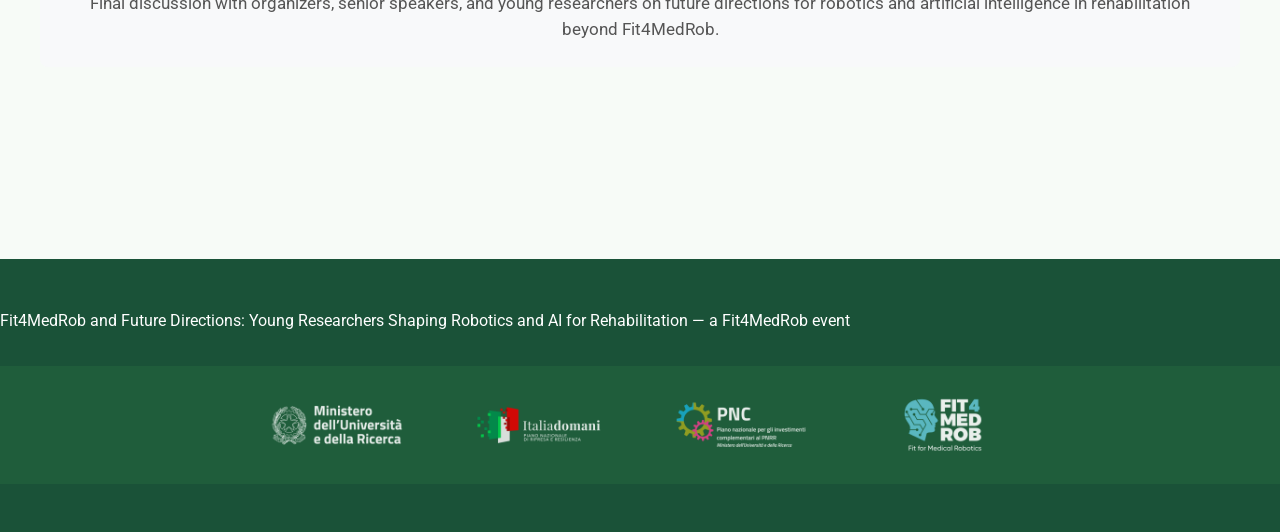
<file: program.html>
<!DOCTYPE html>

<html lang="en">

<head>

  <meta charset="UTF-8">

  <meta name="viewport" content="width=device-width, initial-scale=1.0">

  <title>Program - IRIM 2026</title>

  <link rel="icon" type="image/png" href="assets/workshop_logo.png">

  <link rel="stylesheet" href="https://cdnjs.cloudflare.com/ajax/libs/font-awesome/6.0.0/css/all.min.css">

  <link href="https://fonts.googleapis.com/css2?family=Roboto:wght@300;400;500;700&display=swap" rel="stylesheet">

  <link rel="stylesheet" href="style.css">

  <style>

    /* Program Page Specific Styles */

    .page-header {

      background: linear-gradient(135deg, var(--primary-blue), var(--secondary-blue));

      color: white;

      padding: 5rem 0;

      text-align: center;

      margin-bottom: 3rem;

    }

    .page-header h1 {

      color: white;

      margin-bottom: 1rem;

      font-size: 2.5rem;

    }

    .page-header p {

      color: white;

      font-size: 1.1rem;

      margin: 0;

      opacity: 0.9;

    }

    .program-container {

      max-width: 1200px;

      margin: 0 auto;

      padding: 0 20px 4rem;

    }

    .section-title {

      text-align: center;

      margin-bottom: 2rem;

    }

    .session-section {

      margin-bottom: 4rem;

    }

    .session-header {

      background: #f8f9fa;

      padding: 1.5rem;

      border-radius: 8px;

      margin-bottom: 2rem;

      text-align: center;

    }

    .session-header h2 {

      color: var(--primary-blue);

      margin: 0 0 0.5rem 0;

    }

    .session-header p {

      color: #555;

      margin: 0;

      font-size: 1.05rem;

      line-height: 1.6;

    }

    /* Tables */

    .table-wrap {

      overflow-x: auto;

    }

    .program-table {

      width: 100%;

      border-collapse: collapse;

      margin: 2rem 0 3rem;

      background: white;

      border-radius: 8px;

      overflow: hidden;

      box-shadow: 0 2px 10px rgba(0, 0, 0, 0.05);

    }

    .program-table th,

    .program-table td {

      padding: 1rem;

      text-align: left;

      border-bottom: 1px solid #eee;

      vertical-align: middle;

    }

    .program-table th {

      background-color: var(--primary-blue);

      color: white;

      font-weight: 500;

    }

    .program-table tr:last-child td {

      border-bottom: none;

    }

    .program-table tr:hover {

      background-color: #f9f9f9;

    }

    .session-time {

      white-space: nowrap;

      color: #666;

      font-size: 0.95rem;

    }

    .session-tag {

      display: inline-block;

      padding: 0.25rem 0.75rem;

      background-color: #f0f7ff;

      color: var(--primary-blue);

      border-radius: 20px;

      font-size: 0.8rem;

      font-weight: 500;

    }

    .talk-link,

    .mini-link {

      color: var(--secondary-blue);

      text-decoration: none;

      font-style: italic;

    }

    .talk-link:hover,

    .mini-link:hover {

      text-decoration: underline;

    }

    .speaker-name {

      color: var(--primary-blue);

      font-weight: 600;

    }

    .muted {

      color: #777;

      font-style: italic;

    }

    .tbc {

      color: #777;

      font-style: italic;

      font-weight: 400;

    }

    /* Speaker cards */

    .speakers-grid {

      display: grid;

      grid-template-columns: repeat(auto-fit, minmax(280px, 1fr));

      gap: 1.5rem;

      margin-top: 1.5rem;

    }

    .speaker-card {

      background: white;

      border-radius: 8px;

      overflow: hidden;

      box-shadow: 0 2px 10px rgba(0, 0, 0, 0.1);

      transition: transform 0.3s ease, box-shadow 0.3s ease;

      display: flex;

      flex-direction: column;

    }

    .speaker-card:hover {

      transform: translateY(-5px);

      box-shadow: 0 5px 15px rgba(0, 0, 0, 0.15);

    }

    .speaker-photo {

      width: 100%;

      height: 220px;

      object-fit: cover;

      object-position: center;

      border-bottom: 1px solid #eee;

      background-color: #f3f4f6;

    }

    .speaker-photo.contain {

      object-fit: contain;

      padding: 0.75rem;

      box-sizing: border-box;

    }

    .speaker-info {

      padding: 1.5rem;

      flex-grow: 1;

      display: flex;

      flex-direction: column;

    }

    .speaker-info h3 {

      color: var(--primary-blue);

      margin: 0 0 0.5rem 0;

      font-size: 1.2rem;

    }

    .mission-label {

      display: inline-block;

      width: fit-content;

      margin-bottom: 0.75rem;

      padding: 0.25rem 0.75rem;

      background: #f0f7ff;

      color: var(--primary-blue);

      border-radius: 20px;

      font-size: 0.8rem;

      font-weight: 600;

    }

    .speaker-affiliation {

      color: #555;

      font-size: 0.95rem;

      margin: 0 0 1rem 0;

      line-height: 1.5;

    }

    .speaker-description {

      color: #555;

      font-size: 0.9rem;

      line-height: 1.6;

      margin: 0;

    }

    /* Intro block */

    .intro-card {

      background: white;

      border-radius: 8px;

      padding: 1.5rem;

      box-shadow: 0 2px 10px rgba(0, 0, 0, 0.06);

      max-width: 900px;

      margin: 0 auto;

    }

    .intro-card p {

      color: #444;

      line-height: 1.7;

      margin: 0;

    }

    @media (max-width: 768px) {

      .page-header {

        padding: 3rem 1rem;

      }

      .page-header h1 {

        font-size: 2rem;

      }

      .speakers-grid {

        grid-template-columns: 1fr;

      }

      .speaker-photo {

        height: 240px;

      }

      .program-table th,

      .program-table td {

        padding: 0.85rem;

        font-size: 0.9rem;

      }

    }

  </style>

</head>

<body>

  <header>

    <div class="logo-container">

      <img src="assets/irim-logo.png" alt="IRIM 2026 Logo" class="logo" />

      <img src="assets/fit4medrob.png" alt="Fit4MedRob" class="fit4med-logo" />

    </div>

    <button class="menu-toggle" aria-label="Menu">☰</button>

    <nav id="main-nav">

      <a href="index.html">Home</a>

      <a href="program.html" class="active">Program</a>

      <a href="organization.html">Organization</a>

    </nav>

  </header>

  <div class="page-header">

    <h1>Tentative Program</h1>

    <p>Fit4MedRob and Future Directions: Young Researchers Shaping Robotics and AI for Rehabilitation</p>

    <p>23 October 2026 · 18:00–19:30</p>

  </div>

  <div class="program-container">

    <!-- Program at a Glance -->

    <section class="glance-section">

      <h2 class="section-title">Program at a Glance</h2>

      <div class="table-wrap">

        <table class="program-table">

          <thead>

            <tr>

              <th>Time</th>

              <th>Block</th>

              <th>Session</th>

              <th>Speaker(s)</th>

            </tr>

          </thead>

          <tbody>

            <tr>

              <td class="session-time">18:00</td>

              <td><span class="session-tag">Opening</span></td>

              <td><a href="#organizers-introduction" class="talk-link">Introduction by the Organizers</a></td>

              <td>Christian Tamantini, Marta Gherardini, Chiara Livolsi, Andrea Tigrini</td>

            </tr>

            <tr>

              <td class="session-time">18:05</td>

              <td><span class="session-tag">Senior Speakers</span></td>

              <td><a href="#senior-speakers" class="talk-link">Overview of Fit4MedRob Missions</a></td>

              <td>Irene Aprile, Marco Controzzi, AndreA Orlandini</td>

            </tr>

            <tr>

              <td class="session-time">18:45</td>

              <td><span class="session-tag">Young Researchers</span></td>

              <td><a href="#young-researchers" class="talk-link">Young Researchers’ Experiences within Fit4MedRob</a></td>

              <td>Camilla Schirru, Rita Molle, Elena Adelucci, Carmela Calabrese, Maria Lombardi, Samuele Bordini, Alessandro Provaggi, Davide Astarita, Roberto Soldi</td>

            </tr>

            <tr>

              <td class="session-time">19:25</td>

              <td><span class="session-tag">Discussion</span></td>

              <td><a href="#closing-discussion" class="talk-link">Closing Discussion</a></td>

              <td>Workshop organizers and speakers</td>

            </tr>

          </tbody>

        </table>

      </div>

    </section>

    <h2 class="section-title">Detailed Program</h2>

    <!-- Introduction -->

    <section class="session-section" id="organizers-introduction">

      <div class="session-header">

        <h2>Introduction by the Organizers</h2>

        <p>

          Opening remarks and introduction to the workshop rationale, with a focus on the role of Fit4MedRob in promoting robotics and artificial intelligence for rehabilitation and on the contribution of young researchers involved in the project.

        </p>

      </div>

      <div class="intro-card">

        <p>

          The organizers will introduce the workshop structure, the main objectives of the session, and the motivation behind dedicating a specific space to PhD students and early-career researchers who have contributed to Fit4MedRob activities. The introduction will frame the discussion around current achievements, lessons learned, and future directions beyond the project.

        </p>

      </div>

    </section>

    <!-- Senior Speakers -->

    <section class="session-section" id="senior-speakers">

      <div class="session-header">

        <h2>Senior Speakers</h2>

        <p>

          Overview of Fit4MedRob missions and perspectives from senior researchers involved in the initiative.

        </p>

      </div>

      <div class="speakers-grid">

        <div class="speaker-card" id="spk-aprile">

          <img src="assets/aprile.jpg" alt="Irene Aprile" class="speaker-photo contain">

          <div class="speaker-info">

            <h3>Irene Aprile</h3>

            <span class="mission-label">Mission 1</span>

            <p class="speaker-affiliation">Fondazione Don Carlo Gnocchi (FDG)</p>

            <p class="speaker-description">

              Senior speaker presentation dedicated to Mission 1 activities within Fit4MedRob.

            </p>

          </div>

        </div>

        <div class="speaker-card" id="spk-controzzi">

          <img src="assets/marco_controzzi.jpg" alt="Marco Controzzi" class="speaker-photo contain">

          <div class="speaker-info">

            <h3>Marco Controzzi</h3>

            <span class="mission-label">Mission 2</span>

            <p class="speaker-affiliation">Scuola Superiore Sant’Anna di Pisa (Scuola Superiore Sant'Anna)</p>

            <p class="speaker-description">

              Senior speaker presentation dedicated to Mission 2 activities within Fit4MedRob.

            </p>

          </div>

        </div>

        <div class="speaker-card" id="spk-orlandini">

          <img src="assets/andreaorlandini.jpg" alt="AndreA Orlandini" class="speaker-photo contain">

          <div class="speaker-info">

            <h3>AndreA Orlandini</h3>

            <span class="mission-label">Mission 3</span>

            <p class="speaker-affiliation">Consiglio Nazionale delle Ricerche (CNR)</p>

            <p class="speaker-description">

              Senior speaker presentation dedicated to Mission 3 activities within Fit4MedRob.

            </p>

          </div>

        </div>

      </div>

    </section>

    <!-- Young Researchers -->

    <section class="session-section" id="young-researchers">

      <div class="session-header">

        <h2>Young Researchers</h2>

        <p>

          Short presentations by PhD students and young researchers who have worked within Fit4MedRob, highlighting their project experience, scientific contribution, and future research perspectives.

        </p>

      </div>

      <div class="table-wrap">

        <table class="program-table">

          <thead>

            <tr>

              <th style="width: 25%;">Speaker</th>

              <th style="width: 30%;">Group / Institution</th>

              <th style="width: 45%;">Project / Tentative Topic</th>

            </tr>

          </thead>

          <tbody>

            <tr>

              <td class="speaker-name">Camilla Schirru</td>

              <td>Scuola Superiore Sant'Anna (SSSA)</td>

              <td>The myokinetic interface: towards clinical translation of implanted magnets for the control of assistive devices</td>

            </tr>

            <tr>

              <td class="speaker-name">Rita Molle</td>

              <td>Università Campus Bio-Medico di Roma (UCBM)</td>

              <td>From Physiotherapists’ Expertise to Autonomous Adaptation of Robot Assistance</td>

            </tr>

            <tr>

              <td class="speaker-name">Elena Adelucci</td>

              <td>Università di Firenze (UNIFI)</td>

              <td>Social robots for children with cerebral palsy using the Learning by Teaching approach</td>

            </tr>

            <tr>

              <td class="speaker-name">Carmela Calabrese & Maria Lombardi</td>

              <td>Istituto Italiano di Tecnologia (IIT)</td>

              <td>Design of new HRI-based rehabilitation protocols for social disorders</td>

            </tr>

            <tr>

              <td class="speaker-name">Samuele Bordini</td>

              <td>Università di Pisa (UNIPI)</td>

              <td>Bridging Stakeholder Needs and Technological Capabilities to Identify Humanoid Robot Applications in Rehabilitation: A Case Study in an ALS Multidisciplinary Care Unit</td>

            </tr>

            <tr>

              <td class="speaker-name">Alessandro Provaggi</td>

              <td>Università di Genova (UNIGE)</td>

              <td>Humans adapt to artificial partner traits in a trust game</td>

            </tr>

            <tr>

              <td class="speaker-name">Davide Astarita</td>

              <td>Scuola Superiore Sant'Anna (SSSA)</td>

              <td>Unilateral hip assistance for gait rehabilitation: feasibility and short-term clinical effects</td>

            </tr>

            <tr>

              <td class="speaker-name">Roberto Soldi</td>

              <td>Università di Pavia (UNIPV)</td>

              <td>Socially Assistive Robot For Post-Stroke Hemi-Inattention Rehabilitation</td>

            </tr>

          </tbody>

        </table>

      </div>

    </section>

    <!-- Closing -->

    <section class="session-section" id="closing-discussion">

      <div class="session-header">

        <h2>Closing Discussion</h2>

        <p>

          Final discussion with organizers, senior speakers, and young researchers on future directions for robotics and artificial intelligence in rehabilitation beyond Fit4MedRob.

        </p>

      </div>

    </section>

  </div>

  <footer>

    Fit4MedRob and Future Directions: Young Researchers Shaping Robotics and AI for Rehabilitation —

    a <a href="https://www.fit4medrob.it/" target="_blank" style="color: #ffffff; text-decoration: none;">Fit4MedRob</a> event

    <div class="footer-greenbar">

      <img src="assets/csm_logo_MinisterUR_footer_uniformato_79ee9aff05.png" alt="Ministero Università e Ricerca" title="Ministero Università e Ricerca" />

      <img src="assets/csm_logo_ItaliaDomani_footer_uniformato_e3479bff07.png" alt="Italia Domani" title="Italia Domani" />

      <img src="assets/csm_logo_PNC_footer_uniformato_37dd4f6b7d.png" alt="PNC" title="PNC" />

      <img src="assets/csm_logo_FIT4MEDROB_footer_uniformato_258215c4be.png" alt="Fit4MedRob" title="Fit4MedRob" />

    </div>

  </footer>

  <script src="script.js"></script>

</body>

</html>
</file>
<file: style.css>
/* IRIM 2026 - Green Robotics Theme */
:root {
  /* Color scheme for a green-forward edition */
  --primary-blue: #1a5238;    /* Dark green */
  --secondary-blue: #4c7f57;  /* Medium green */
  --accent-color: #7db98d;    /* Soft green accent */
  --highlight: #c8e5d2;       /* Light highlight green */
  --background: #f7fbf7;      /* Very light greenish background */
  --light-bg: #eaf4eb;        /* Soft green page sections */
  --text: #21322a;            /* Dark green text */
  --text-light: #4d5f51;      /* Muted green text */
  --header-height: 80px;
  --font-family: 'Segoe UI', 'Roboto', 'Helvetica Neue', Arial, sans-serif;
  --box-shadow: 0 2px 10px rgba(0, 0, 0, 0.1);
  --transition: all 0.3s ease;
}

/* Base Styles */
body {
  margin: 0;
  padding: 0;
  font-family: var(--font-family);
  background: var(--background);
  color: var(--text);
  line-height: 1.7;
  font-size: 16px;
}

/* Typography */
h1, h2, h3, h4, h5, h6 {
  color: var(--primary-blue);
  margin-top: 0;
  line-height: 1.3;
}

h1 { font-size: 2.5rem; margin-bottom: 1.5rem; }
h2 { font-size: 2rem; margin-bottom: 1.25rem; }
h3 { font-size: 1.5rem; margin-bottom: 1rem; }

p {
  margin: 0 0 1.5rem 0;
}

a {
  color: var(--accent-color);
  text-decoration: none;
  transition: var(--transition);
}

a:hover {
  color: var(--primary-blue);
  text-decoration: underline;
}

/* Layout */
.container {
  max-width: 1200px;
  margin: 0 auto;
  padding: 0 1.5rem;
}

.section {
  padding: 4rem 0;
}

.section-title {
  text-align: center;
  margin-bottom: 3rem;
  position: relative;
  padding-bottom: 1rem;
}

.section-title::after {
  content: '';
  position: absolute;
  bottom: 0;
  left: 50%;
  transform: translateX(-50%);
  width: 80px;
  height: 4px;
  background: var(--accent-color);
  border-radius: 2px;
}

/* Header */
header {
  background: var(--primary-blue);
  color: white;
  height: var(--header-height);
  display: flex;
  align-items: center;
  padding: 0 2rem;
  box-shadow: var(--box-shadow);
  position: sticky;
  top: 0;
  z-index: 1000;
  transition: var(--transition);
}

.logo-container {
  display: flex;
  align-items: center;
  background: white;
  padding: 0.5rem 1rem;
  border-radius: 8px;
  box-shadow: 0 2px 8px rgba(0, 0, 0, 0.1);
}

.logo {
  height: 40px;
  width: auto;
  margin-right: 1rem;
}

.fit4med-logo {
  height: 35px;
  width: auto;
  margin-left: 1rem;
  padding-left: 1rem;
  border-left: 1px solid #eee;
}

/* Navigation */
.nav-container {
  display: flex;
  align-items: center;
  margin-left: auto;
}

nav a {
  color: rgba(255, 255, 255, 0.9);
  text-decoration: none;
  margin-left: 2rem;
  font-weight: 500;
  font-size: 1rem;
  transition: var(--transition);
  padding: 0.5rem 0;
  position: relative;
}

nav a::after {
  content: '';
  position: absolute;
  width: 0;
  height: 2px;
  bottom: 0;
  left: 0;
  background-color: var(--highlight);
  transition: var(--transition);
}

nav a:hover,
nav a.active {
  color: white;
}

nav a:hover::after,
nav a.active::after {
  width: 100%;
}

/* Mobile Menu Toggle */
.menu-toggle {
  display: none; /* Nascosto di default */
  background: none;
  border: none;
  color: white;
  font-size: 2rem;
  cursor: pointer;
  margin-left: auto;
  padding: 0.5rem 1rem;
  z-index: 1001;
  transition: transform 0.3s ease;
}

.menu-toggle:focus {
  outline: 2px solid var(--highlight);
  outline-offset: 2px;
}

/* Stili per la navigazione desktop */
#main-nav {
  display: flex;
  margin-left: auto;
}

#main-nav a {
  color: white;
  text-decoration: none;
  padding: 0.5rem 1rem;
  margin: 0 0.25rem;
  border-radius: 4px;
  transition: background-color 0.3s ease;
}

#main-nav a:hover,
#main-nav a.active {
  background-color: rgba(255, 255, 255, 0.1);
}

/* Hero Section */
.hero {
  background: linear-gradient(135deg, var(--primary-blue), var(--secondary-blue));
  color: white;
  padding: 6rem 0;
  text-align: center;
}

.hero h1 {
  color: white;
  font-size: 3rem;
  margin-bottom: 1rem;
}

.hero p {
  font-size: 1.25rem;
  max-width: 800px;
  margin: 0 auto 2rem;
  opacity: 0.9;
}

/* Footer */
footer {
  background: var(--primary-blue);
  color: white;
  padding: 3rem 0;
  margin-top: 4rem;
}

.footer-content {
  display: flex;
  justify-content: space-between;
  flex-wrap: wrap;
  gap: 2rem;
}

.footer-section {
  flex: 1;
  min-width: 250px;
}

.footer-section h3 {
  color: white;
  margin-bottom: 1.5rem;
  position: relative;
  padding-bottom: 0.75rem;
}

.footer-section h3::after {
  content: '';
  position: absolute;
  bottom: 0;
  left: 0;
  width: 50px;
  height: 2px;
  background: var(--highlight);
}

.footer-section p {
  opacity: 0.9;
  margin-bottom: 1rem;
}

.social-links {
  display: flex;
  gap: 1rem;
  margin-top: 1.5rem;
}

.social-links a {
  color: white;
  font-size: 1.25rem;
  opacity: 0.8;
  transition: var(--transition);
}

.social-links a:hover {
  opacity: 1;
  color: var(--highlight);
}

.footer-bottom {
  text-align: center;
  margin-top: 3rem;
  padding-top: 1.5rem;
  border-top: 1px solid rgba(255, 255, 255, 0.1);
}

.footer-bottom p {
  margin: 0;
  font-size: 0.9rem;
  opacity: 0.8;
}

main {
  max-width: 1200px;
  margin: 0 auto;
  padding: 2rem 1.5rem;
  min-height: calc(100vh - var(--header-height) - 220px);
  background-color: var(--background);
  line-height: 1.7;
}

/* Responsive Design */
@media (max-width: 1024px) {
  .container {
    padding: 0 2rem;
  }
  
  .section {
    padding: 3rem 0;
  }
  
  h1 {
    font-size: 2.25rem;
  }
  
  h2 {
    font-size: 1.75rem;
  }
}

/* Stili per la navigazione mobile */
@media (max-width: 768px) {
  .menu-toggle {
    display: block; /* Mostra il pulsante del menu su mobile */
  }

  #main-nav {
    position: fixed;
    top: var(--header-height);
    left: 0;
    width: 100%;
    background: var(--primary-blue);
    flex-direction: column;
    align-items: stretch;
    padding: 1rem 0;
    box-shadow: 0 4px 6px rgba(0, 0, 0, 0.1);
    transform: translateY(-100%);
    opacity: 0;
    visibility: hidden;
    transition: all 0.3s ease;
    z-index: 999;
  }

  #main-nav.active {
    transform: translateY(0);
    opacity: 1;
    visibility: visible;
  }

  #main-nav a {
    margin: 0;
    padding: 1rem 2rem;
    border-bottom: 1px solid rgba(255, 255, 255, 0.1);
  }

  #main-nav a:last-child {
    border-bottom: none;
  }

  #main-nav a::after {
    display: none;
  }

  /* Stile per il body quando il menu è aperto */
  body.menu-open {
    overflow: hidden;
  }
}

/* Stili per la navigazione desktop */
@media (min-width: 769px) {
  .menu-toggle {
    display: none; /* Nascondi il pulsante su desktop */
  }
}

/* Stili per la versione desktop */
#main-nav {
  display: flex;
  margin-left: auto;
}

#main-nav a {
  color: white;
  text-decoration: none;
  padding: 0.5rem 1rem;
  margin: 0 0.25rem;
  border-radius: 4px;
  transition: background-color 0.3s ease;
}

#main-nav a:hover,
#main-nav a.active {
  background-color: rgba(255, 255, 255, 0.1);
}

/* Stili per la versione mobile */
.menu-toggle {
  display: none; /* Nascosto di default (versione desktop) */
  background: none;
  border: none;
  color: white;
  font-size: 1.8rem;
  cursor: pointer;
  padding: 0.5rem;
  margin-left: auto;
}

@media (max-width: 768px) {
  .menu-toggle {
    display: flex; /* Mostrato solo su mobile */
    align-items: center;
    justify-content: center;
  }
  
  #main-nav {
    position: fixed;
    top: var(--header-height);
    left: 0;
    right: 0;
    background: var(--primary-blue);
    flex-direction: column;
    padding: 0;
    max-height: 0;
    overflow: hidden;
    transition: max-height 0.3s ease-out;
    box-shadow: 0 4px 8px rgba(0, 0, 0, 0.1);
  }
  
  #main-nav.active {
    max-height: 500px; /* Altezza sufficiente per contenere i link */
    padding: 1rem 0;
  }
  
  #main-nav a {
    display: block;
    padding: 1rem 2rem;
    margin: 0;
    border-bottom: 1px solid rgba(255, 255, 255, 0.1);
    border-radius: 0;
    text-align: center;
  }
  
  #main-nav a:last-child {
    border-bottom: none;
  }
  
  .logo {
    height: 36px;
  }
}


.footer-greenbar {
  background: #1f5d3b;
  display: flex;
  justify-content: center;
  align-items: center;
  padding: 1.5rem 1rem;
  margin-top: 2rem;
  gap: 2rem;
  flex-wrap: wrap;
}

.footer-greenbar img {
  height: 70px;
  width: auto;
  max-width: 220px;
  object-fit: contain;
  opacity: 0.9;
  transition: opacity 0.2s;
  display: inline-block;
  vertical-align: middle;
  margin: 0 15px;
}

.footer-greenbar img:hover {
  opacity: 1;
}

/* Stile per mobile */
@media (max-width: 768px) {
  .footer-greenbar {
    display: grid;
    grid-template-columns: 1fr 1fr;
    justify-items: center;
    gap: 1.5rem 1rem;
    padding: 1.2rem 0.5rem;
  }
  
  .footer-greenbar img {
    height: 50px;
    max-width: 180px;
    margin: 10px auto;
  }
  
  /* Allinea i loghi in due righe da due */
  .footer-greenbar img:nth-child(odd) {
    justify-self: end;
    margin-right: 0.5rem;
  }
  
  .footer-greenbar img:nth-child(even) {
    justify-self: start;
    margin-left: 0.5rem;
  }
}

/* Topics Section */
.topics-grid {
  display: grid;
  grid-template-columns: repeat(auto-fill, minmax(250px, 1fr));
  gap: 2rem;
  margin-top: 2rem;
}

.topic-card {
  background: white;
  padding: 1.5rem;
  border-radius: 8px;
  box-shadow: 0 4px 6px rgba(0, 0, 0, 0.1);
  text-align: center;
  transition: transform 0.3s ease, box-shadow 0.3s ease;
  display: flex;
  flex-direction: column;
  align-items: center;
  min-height: 60px;
  justify-content: space-between;
}

.topic-card:hover {
  transform: translateY(-5px);
  box-shadow: 0 6px 12px rgba(0, 0, 0, 0.15);
}

.topic-card i {
  font-size: 2.5rem;
  margin-top: 1.5rem;
  order: 2;
}

.topic-card span {
  font-size: 1.1rem;
  color: #333;
  font-weight: 500;
  order: 1;
  display: block;
  margin-bottom: 1.5rem;
}
</file>
